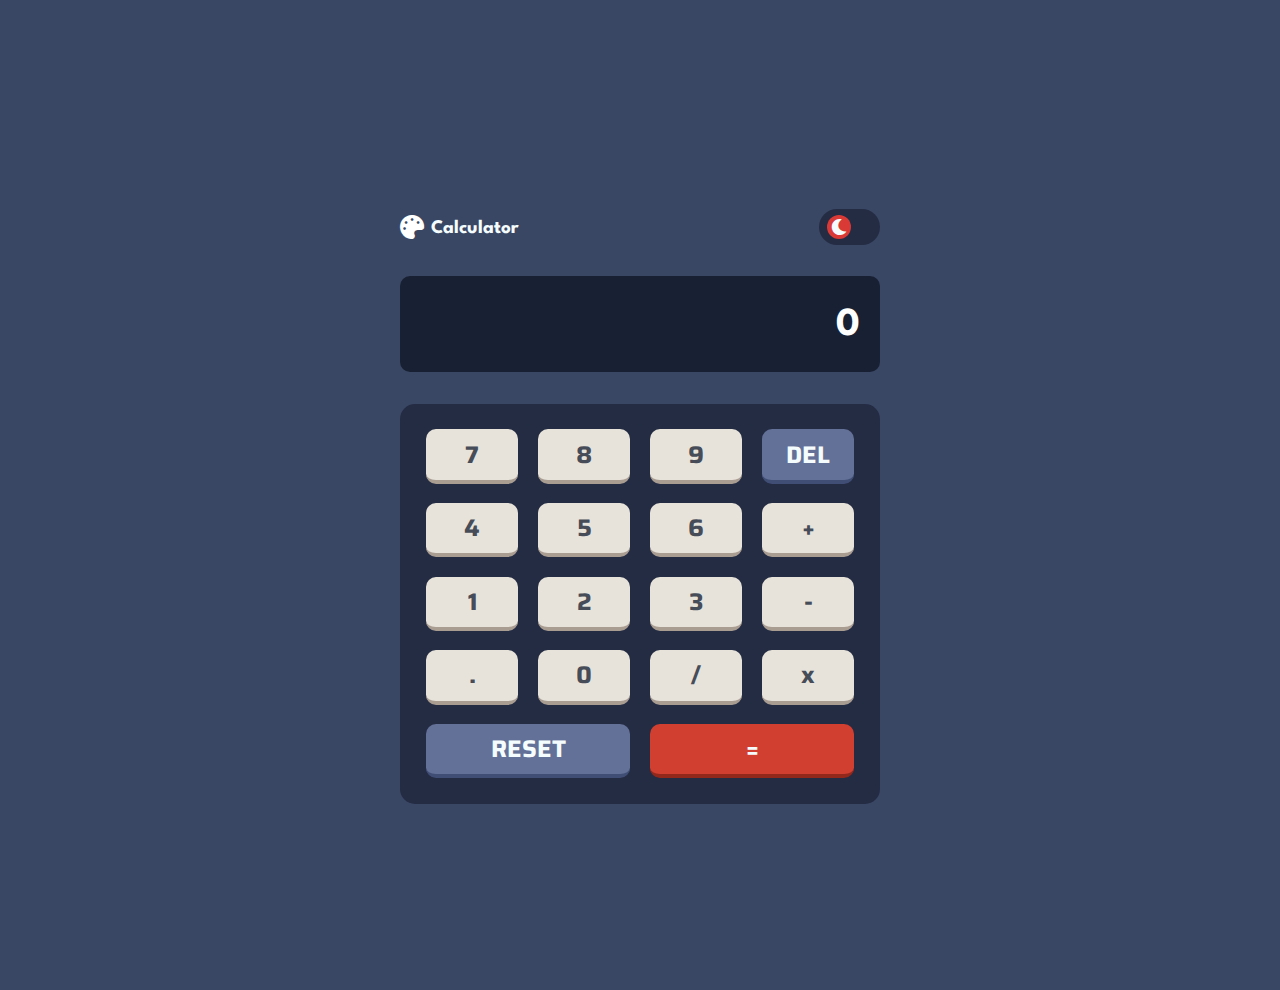
<file: Calculator in Javascript/index.html>
<!DOCTYPE html>
<html lang="en">
<head>
    <meta charset="UTF-8">
    <meta http-equiv="X-UA-Compatible" content="IE=edge">
    <meta name="viewport" content="width=device-width, initial-scale=1.0">
    <title>Document</title>
    <link rel="preconnect" href="https://fonts.gstatic.com">
    <link href="https://fonts.googleapis.com/css2?family=Spartan&display=swap" rel="stylesheet">
    <link href="https://cdnjs.cloudflare.com/ajax/libs/font-awesome/5.13.0/css/all.min.css" rel="stylesheet">
    <link href="https://fonts.googleapis.com/css2?family=Gochi+Hand&display=swap" rel="stylesheet">
    <link rel="stylesheet" href="https://stackpath.bootstrapcdn.com/bootstrap/4.3.1/css/bootstrap.min.css">
    <link href="https://fonts.googleapis.com/css2?family=Gochi+Hand&family=Saira:wght@500&display=swap" rel="stylesheet">
    <link href="https://fonts.googleapis.com/css2?family=Kaushan+Script&display=swap" rel="stylesheet">
    <link rel="stylesheet" href="Style.css">
</head>
<body>
    <div id="background" class="background">
        <div class="calc-container container-fluid">            
            <div class="row">
            <div class="calc-title calc-title-dark">Calculator</div>
                <div class="theme-palette">
                    <i class="fas fa-palette"></i>
                </div>                
                <div id="themeSwitch" class="theme-switch-container">
                    <div id="themeToggleBtn" class="theme-toggle-btn">
                        <i class="far fa-lightbulb fa-display-none"></i>
                        <i class="fas fa-moon"></i>
                    </div>                    
                </div>
                <div id="screenContainer" class="screen-container">
                    <p class="screen-text">
                        0                        
                    </p>
                    <p class="screen-text-after">                                                                     
                    </p>
                </div>
                <div class="container-fluid buttons-container">
                    <div class="row buttons-row">
                        <div class="col-3 button-div">      
                            <button class="button button-dark">7</button>
                    </div>
                    <div class="col-3 button-div">
                        <button class="button button-dark">8</button>            
                    </div>
                    <div class="col-3 button-div">            
                        <button class="button button-dark">9</button>            
                    </div>
                    <div class="col-3 button-div">            
                        <button class="button button-dark unique-btn-dark">DEL</button>            
                    </div>
                    <div class="col-3 button-div">            
                        <button class="button button-dark">4</button>            
                    </div>
                    <div class="col-3 button-div">            
                        <button class="button button-dark">5</button>            
                    </div>
                    <div class="col-3 button-div">            
                        <button class="button button-dark">6</button>            
                    </div>
                    <div class="col-3 button-div">            
                        <button class="button button-dark">+</button>            
                    </div>
                    <div class="col-3 button-div">            
                        <button class="button button-dark">1</button>            
                    </div>
                    <div class="col-3 button-div">            
                        <button class="button button-dark">2</button>            
                    </div>
                    <div class="col-3 button-div">            
                        <button class="button button-dark">3</button>            
                    </div>
                    <div class="col-3 button-div">            
                        <button class="button button-dark">-</button>            
                    </div>
                    <div class="col-3 button-div">            
                        <button class="button button-dark">.</button>            
                    </div>
                    <div class="col-3 button-div">            
                        <button class="button button-dark">0</button>            
                    </div>
                    <div class="col-3 button-div">            
                        <button class="button button-dark">/</button>            
                    </div>
                    <div class="col-3 button-div">            
                        <button class="button button-dark">x</button>            
                    </div>
                    <div class="col-6 button-div">            
                        <button class="button button-dark unique-btn-dark">RESET</button>            
                    </div>
                    <div class="col-6 button-div">            
                        <button class="button button-dark equals-dark">=</button>            
                    </div>                                
                </div>                
            </div>
        </div>
        </div>       
    </div>
    <script src="script.js"></script>
</body>
</html>
</file>
<file: Calculator in Javascript/Style.css>
/*
# Front-end Style Guide

## Layout

The designs were created to the following widths:

- Mobile: 375px
- Desktop: 1440px

## Colors

### Theme 1

#### Backgrounds

- Very dark desaturated blue (main background): hsl(222, 26%, 31%)
- Very dark desaturated blue (toggle background, keypad background): hsl(223, 31%, 20%)
- Very dark desaturated blue (screen background): hsl(224, 36%, 15%)

#### Keys

- Desaturated dark blue (key background): hsl(225, 21%, 49%)
- Desaturated dark blue (key shadow): hsl(224, 28%, 35%)

- Red (key background, toggle): hsl(6, 63%, 50%)
- Dark red (key shadow): hsl(6, 70%, 34%)

- Light grayish orange (key background): hsl(30, 25%, 89%)
- Grayish orange (key shadow): hsl(28, 16%, 65%)

#### Text

- Very dark grayish blue: hsl(221, 14%, 31%)
- White: hsl(0, 0, 100%)

### Theme 2

#### Backgrounds

- Light gray (main background): hsl(0, 0%, 90%)
- Grayish red (toggle background, keypad background): hsl(0, 5%, 81%)
- Very light gray (screen background): hsl(0, 0%, 93%)

#### Keys

- Dark moderate cyan (key background): hsl(185, 42%, 37%)
- Very dark cyan (key shadow): hsl(185, 58%, 25%)

- Orange (key background, toggle): hsl(25, 98%, 40%)
- Dark orange (key shadow): hsl(25, 99%, 27%)

- Light grayish yellow (key background): hsl(45, 7%, 89%)
- Dark grayish orange (key shadow): hsl(35, 11%, 61%)

#### Text

- Very dark grayish yellow: hsl(60, 10%, 19%)
- White (text): hsl(0, 0, 100%)

### Theme 3

#### Backgrounds

- Very dark violet (main background): hsl(268, 75%, 9%)
- Very dark violet (toggle background, keypad background, screen background): hsl(268, 71%, 12%)

#### Keys

- Dark violet (key background): hsl(281, 89%, 26%)
- Vivid magenta (key shadow): hsl(285, 91%, 52%)

- Pure cyan (key background, toggle): hsl(176, 100%, 44%)
- Soft cyan (key shadow): hsl(177, 92%, 70%)

- Very dark violet (key background): hsl(268, 47%, 21%)
- Dark magenta (key shadow): hsl(290, 70%, 36%)

#### Text

- Light yellow: hsl(52, 100%, 62%)
- Very dark blue: hsl(198, 20%, 13%)
- White (text): hsl(0, 0, 100%)

## Typography

### Body Copy

- Font size (numbers): 32px

### Font

- Family: [Spartan](https://fonts.google.com/specimen/Spartan)
- Weights: 700

*/

:root{
    --t1-main-bg: hsl(222, 26%, 31%);
    --t1-calc-title: #f4fcfd;;
    --t1-buttons-container: #242c44;
    --t1-toggle-bg: hsl(223, 31%, 20%);
    --t1-toggle-btn: #d93a36;
    --t1-upper-screen-div: hsl(224, 36%, 15%);
    --t1-screen-text: #fffeff;
    --t1-keys-div-bg: #212e42;
    --t1-num-key-bg-1: #e8e3da;
    --t1-num-text-1: #464c58;
    --t1-num-key-bg-2: hsl(225, 21%, 49%);
    --t1-unique-key-border: #404e76;
    --t1-equals-border: #92271b;
    --t1-num-text-2: #f4fcfd;
    --t1-equals: #d13f30;
    --t2-equals-border: #93261b;

    --t2-main-bg: #e6e7e7;
    --t2-unique-key-border: #1b5f67;
    --t2-equals-border: #873900;
    --t2-buttons-container: #d3cfcd;
    --t2-calc-title: #35342a;
    --t2-toggle-bg: #cfced3;
    --t2-toggle-btn: #c85303;
    --t2-upper-screen-div: #eeefef;
    --t2-screen-text: #35342a;
    --t2-keys-div-bg: #d2cdcc;
    --t2-num-key-bg-1: #e5e5e1;
    --t2-num-text-1: #3e3e38;
    --t2-num-key-border-1: #a99c91;
    --t2-num-key-bg-2: #388184;
    --t2-num-text-2: #ebfdfc;
    --t2-num-key-border-2: #1b6067;
    --t2-equals: #c95400;
    --t2-equals-border: #863800;
}

*{    
    padding: 0px;
    margin: 0px;
    box-sizing: border-box;
}

.background{
    font-family: 'Spartan', sans-serif;
    height: 110vh;
    display: flex;
    justify-content: center;
    align-items: center;
    background-color: var(--t1-main-bg);
    transition: background-color 0.5s ease;
}

.background-light{
    background-color: var(--t2-main-bg);
}

.calc-container{    
    position: relative;
    display: flex;
    flex-direction: column;            
    height: 35rem;
    width: 30rem;
}

.calc-title{
    position: relative;
    left: 1.6em;
    font-weight: bold;
    color: var(--t1-calc-title);    
    font-size: 1.2em;    
    transition: color 0.5s ease;
}

.theme-switch-container{
    display: flex;
    align-items: center;
    position: absolute;
    background-color: var(--t1-toggle-bg);
    width: 3.8em;    
    height: 2.3em;
    right: 0;        
    top: -0.4em;
    border-radius: 50px;    
    cursor: pointer;
    transition: background-color 0.5s ease;
}

.theme-palette{ 
    position: absolute;    
    height: 100%;
    width: 100%;
}

.fa-palette{
    position: absolute;
    top: 0;
    z-index: 1000;
    color: white;    
    font-size: 1.5em;
    transition: color 0.5s ease;
}

.fa-lightbulb, .fa-moon{
    opacity: 1;
    position: absolute;
    font-size: 1em;    
    color: var(--t1-calc-title);
    transition: opacity 0.5s ease;
}

.fa-display-none{
    opacity: 0;
}

.calc-title-light{
    color: var(--t2-calc-title);
}

/* .icon-div{
    position: absolute;
    height: 100%;
    width: 100%;
}

.fa-sun{
    position: absolute;
    z-index: ;        
    font-size: 20em;
    color: #5f5f5f;
    color: white;
    right: 0;
} */

/* .theme-switch-container::before, .theme-switch-container::after{
    position: absolute;
    font-family: 'Kaushan Script', cursive; 
    font-size: 1em;    
}

 .theme-switch-container::before{
    content: 'Dark';
    color: #acacac;
    top: -1.2em;
    left: -2.2em;
}

.theme-switch-container::after{
    content: 'Light';
    top: -1.2em;
    right: -2.2em;
    color: #5f5f5f;    
} */

.theme-switch-container-light{
    background-color: var(--t2-toggle-bg);
}

.theme-toggle-btn{
    position: absolute;
    background-color: var(--t1-toggle-btn);
    display: flex;
    justify-content: center;
    align-items: center;
    height: 1.5em;
    width: 1.5em;
    border-radius: 50%; 
    right: 1.8em;    
    transition: all 0.2s ease-out;
}

.theme-toggle-btn-light{
    background-color: var(--t2-toggle-btn);
}

.theme-switch-toggle{
    right: 0.5em;
}

.screen-container{
    overflow: hidden;
    background-color: var(--t1-upper-screen-div);
    position: relative;    
    margin-top: 2em;
    height: 6em;
    width: 30em;
    padding: 2em;
    border-radius: 10px;
    transition: background-color 0.5s ease;
}

.screen-container-light{
    background-color: var(--t2-upper-screen-div);
}

.screen-text{
    position: absolute;
    right: 0.5em;
    top: 0.5em;
    font-size: 2.5em;
    font-weight: bold;
    color: var(--t1-screen-text);
    transition: all 0.5s ease;
}

.screen-text-after{    
    position: absolute;    
    font-size: 1em;
    bottom: -1em;
    right: 0.5em;    
    color: var(--t1-screen-text);
    transition: color 0.5s ease;
    opacity: 0.6;
}

.screen-text-after-light{
    color: var(--t2-screen-text);
}

.screen-text-light{
    color: var(--t2-screen-text);
}

.buttons-container{
    background-color: var(--t1-buttons-container);
    display: flex;
    justify-content: center;
    align-items: center;
    flex-direction: column;    
    margin-top: 2em;
    border-radius: 15px;
    height: 25em;
    width: 30em;    
    transition: background-color 0.5s ease;
}

.buttons-container-light{
    background-color: var(--t2-buttons-container);
}

.buttons-row{
    padding: 1em;
    height: 100%;
}

.button-div{    
    padding: 0.6em;
}

.button{    
    height: 100%;
    width: 100%;
    background-color: currentColor;
    font-family: 'Saira', sans-serif;
    font-weight: bold;
    font-size: 1.5em;
    border-radius: 10px;
    outline: none !important;
    border: none;
    box-shadow: none;
    transition: background-color 0.5s ease, box-shadow 0s ease;
}

.button-light{
    background-color: var(--t2-num-key-bg-1);
}

.button-dark{
    background-color: var(--t1-num-key-bg-1);
    color: var(--t1-num-text-1);    
    border: solid 0px;
    border-color: var(--t2-num-key-border-1);
    border-bottom-width: 4px;    
}

.button:active{
    box-shadow: inset 2px 2px 5px #555555;
    border: none;
}

.button-clicked{
    box-shadow: inset 2px 2px 5px #555555;
    border: none;
}


.unique-btn-dark{
    background-color: var(--t1-num-key-bg-2);
    color: var(--t1-num-text-2);
    border-color: var(--t1-unique-key-border);
    transition: background-color 0.5s ease;
}

.unique-btn-light{
    background-color: var(--t2-num-key-bg-2);
}

.equals-dark{
    background-color: var(--t1-equals);
    color: var(--t1-num-text-2);
    border-color: var(--t1-equals-border);
    transition: background-color 0.5s ease;
}

.equals-light{
    background-color: var(--t2-equals);
}

.buttonClicked{
    box-shadow: inset 2px 2px 4px black;
    border: none;
}

/* @media screen and (max-width: 500px){
    .calc-container{
        width: 20rem;
    }

    .button-div{
        padding: 0.4em;
    }
} */
</file>
